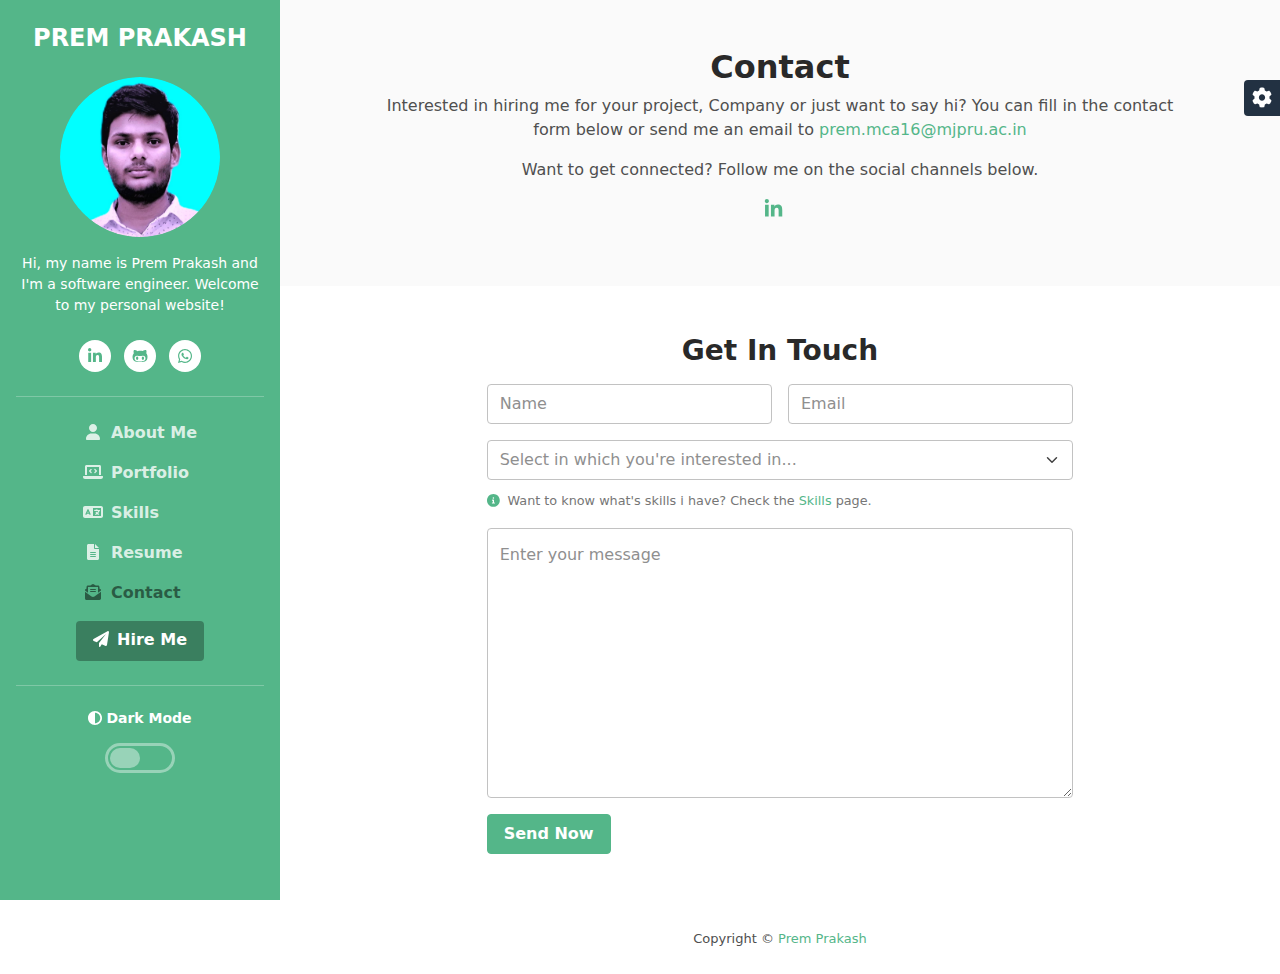
<file: contact.html>
<!DOCTYPE html>
<html lang="en">

<head>
	<title>Prem Prakash</title>

	<!-- Meta -->
	<meta charset="utf-8">
	<meta http-equiv="X-UA-Compatible" content="IE=edge">
	<meta name="viewport" content="width=device-width, initial-scale=1.0">
	<meta name="description" content="">
	<meta name="author" content="">
	<link rel="shortcut icon" href="assets/images/profile.PNG">

	<!-- Google Fonts -->
	<link href="https://fonts.googleapis.com/css?family=Roboto:300,400,500,700" rel="stylesheet">

	<!-- FontAwesome JS -->
	<script defer src="assets/fontawesome/js/all.js"></script>

	<!-- Theme CSS -->
	<link id="theme-style" rel="stylesheet" href="assets/css/theme-1.css">

</head>

<body oncontextmenu="return false;">

	<header class="header text-center">
		<div class="force-overflow">
			<h1 class="blog-name pt-lg-4 mb-0"><a class="no-text-decoration" href="index.html">PREM PRAKASH</a></h1>

			<nav class="navbar navbar-expand-lg navbar-dark">

				<button class="navbar-toggler" type="button" data-bs-toggle="collapse" data-bs-target="#navigation"
					aria-controls="navigation" aria-expanded="false" aria-label="Toggle navigation">
					<span class="navbar-toggler-icon"></span>
				</button>

				<div id="navigation" class="collapse navbar-collapse flex-column">
					<div class="profile-section pt-3 pt-lg-0">
						<img class="profile-image mb-3 rounded-circle mx-auto" src="assets/images/profile.PNG"
							alt="image">

						<div class="bio mb-3">Hi, my name is Prem Prakash and I'm a software engineer. Welcome to my
							personal website!</div><!--//bio-->
							<ul class="social-list list-inline py-2 mx-auto">
								<!-- <li class="list-inline-item"><a href="#"><i class="fab fa-twitter fa-fw"></i></a>
								</li> -->
								<li class="list-inline-item"><a
										href="https://www.linkedin.com/in/prem-prakash-7bb90125b/"><i
											class="fab fa-linkedin-in fa-fw"></i></a></li>
								<li class="list-inline-item"><a href="https://github.com/premprakashIT"><i
											class="fab fa-github-alt fa-fw"></i></a></li>
								<!-- <li class="list-inline-item"><a href="#"><i
											class="fab fa-stack-overflow fa-fw"></i></a>
								</li> -->
								<li class="list-inline-item"><a href="https://wa.me/919412964984"><i
											class="fa-brands fa-whatsapp"></i></a></li>
								<!-- <li class="list-inline-item"><a href="https://github.com/premprakashIT"><i
											class="fa-brands fa-github"></i></a></li>
								<li class="list-inline-item"><a href=""><i
											class="fa-brands fa-skype"></i></a></li> -->

							</ul><!--//social-list-->
						<hr>
					</div><!--//profile-section-->

					<ul class="navbar-nav flex-column text-start">
						<li class="nav-item">
							<a class="nav-link" href="index.html"><i class="fas fa-user fa-fw me-2"></i>About Me</a>
						</li>
						<li class="nav-item">
							<a class="nav-link" href="portfolio.html"><i
									class="fas fa-laptop-code fa-fw me-2"></i>Portfolio</a>
						</li>
						<!-- <li class="nav-item">
							<a class="nav-link" href="services.html"><i class="fas fa-briefcase fa-fw me-2"></i>Services
								&amp; Pricing</a>
						</li> -->
						<li class="nav-item">
							<a class="nav-link" href="skills.html"><i class="fas fa-language fa-fw me-2"></i>Skills
							</a>
						</li>
						<li class="nav-item">
							<a class="nav-link" href="resume.html"><i class="fas fa-file-alt fa-fw me-2"></i>Resume</a>
						</li>
						<!-- <li class="nav-item">
									<a class="nav-link scrollto" href="certificates.html"><i
											class="fas fa-certificate fa-fw me-2"></i>certificates</a>
								</li>
						<li class="nav-item">
							<a class="nav-link" href="blog-home.html"><i class="fas fa-blog fa-fw me-2"></i>Blog</a>
						</li> -->
						<li class="nav-item">
							<a class="nav-link active" href="contact.html"><i
									class="fas fa-envelope-open-text fa-fw me-2"></i>Contact<span
									class="sr-only">(current)</span></a>
						</li>
						<!-- <li class="nav-item dropdown">
							<a class="nav-link dropdown-toggle" href="#" id="navbarDropdown" role="button"
								data-bs-toggle="dropdown" aria-expanded="false">
								<i class="fas fa-cogs fa-fw me-2"></i>More Pages
							</a>
							<ul class="dropdown-menu" aria-labelledby="navbarDropdown">
								<li><a class="dropdown-item" href="">Project Page</a></li>
								<li><a class="dropdown-item" href="">Blog Home 1</a></li>
								<li><a class="dropdown-item" href="">Blog Home 2</a></li>
								<li><a class="dropdown-item" href="">Blog Post</a></li>
							</ul>
						</li> -->
					</ul>

					<div class="my-2">
						<a class="btn btn-primary" href="contact.html" target="_blank"><i
								class="fas fa-paper-plane me-2"></i>Hire Me</a>
					</div>


					<div class="dark-mode-toggle text-center w-100">
						<hr class="mb-4">
						<h4 class="toggle-name mb-3 "><i class="fas fa-adjust me-1"></i>Dark Mode</h4>

						<input class="toggle" id="darkmode" type="checkbox">
						<label class="toggle-btn mx-auto mb-0" for="darkmode"></label>

					</div><!--//dark-mode-toggle-->
				</div>
			</nav>
		</div><!--//force-overflow-->
	</header>

	<div class="main-wrapper">
		<section class="cta-section theme-bg-light py-5">
			<div class="container text-center single-col-max-width">
				<h2 class="heading">Contact</h2>
				<div class="intro">
					<p>Interested in hiring me for your project, Company or just want to say hi? You can fill in the contact form
						below or send me an email to <a class="text-link" href="mailto:#">prem.mca16@mjpru.ac.in</a>
					</p>
					<p>Want to get connected? Follow me on the social channels below.</p>
					<ul class="list-inline mb-0">
						<!-- <li class="list-inline-item mb-3"><a class="skype" href="https://join.skype.com/invite/yjbxl233XgfF"><i
									class="fab fa-skype fa-fw fa-lg"></i></a></li> -->

						<li class="list-inline-item mb-3"><a class="linkedin" href="https://www.linkedin.com/in/prem-prakash-7bb90125b/"><i
									class="fab fa-linkedin-in fa-fw fa-lg"></i></a></li>
						<li class="list-inline-item mb-3"><a class="github" href="https://github.com/premprakashIT><i
									class="fab fa-github-alt fa-fw fa-lg"></i></a></li>
						<!-- <li class="list-inline-item"><a class="instagram" href="#"><i
									class="fab fa-instagram fa-fw fa-lg"></i></a></li> -->
						<!-- <li class="list-inline-item mb-3"><a class="stack-overflow" href="#"><i
									class="fab fa-stack-overflow fa-fw fa-lg"></i></a></li> -->
						<!-- <li class="list-inline-item mb-3"><a class="medium" href="#"><i
									class="fab fa-medium-m fa-fw fa-lg"></i></a></li> -->
						<!-- <li class="list-inline-item mb-3"><a class="codepen" href="#"><i
									class="fab fa-codepen fa-fw fa-lg"></i></a></li> -->


						<!--<li class="list-inline-item mb-3"><a class="facebook" href="#"><i class="fab fa-facebook-f fa-fw fa-lg"></i></a></li>-->


					</ul><!--//social-list-->

				</div><!--//container-->


		</section>
		<section class="contact-section px-3 py-5 p-md-5">
			<div class="container">
				<form id="contact-form" class="contact-form col-lg-8 mx-lg-auto" method="post" action="">
					<h3 class="text-center mb-3">Get In Touch</h3>
					<div class="row g-3">
						<div class="col-12 col-md-6">
							<label class="sr-only" for="cname">Name</label>
							<input type="text" class="form-control" id="cname" name="name" placeholder="Name"
								minlength="2" required="" aria-required="true">
						</div>
						<div class="col-12 col-md-6">
							<label class="sr-only" for="cemail">Email</label>
							<input type="email" class="form-control" id="cemail" name="email" placeholder="Email"
								required="" aria-required="true">
						</div>
						<div class="col-12">
							<select id="services" class="form-select" name="services">
								<option selected>Select in which  you're interested in...</option>
								<option value="basic">MERN | MEAN STACK</option>
								<option value="standard">Front-end</option>
								<option value="premium">Back-end</option>
								<option value="not sure">DEVOPS</option>
								<option value="not sure">Not Sure</option>

							</select>
							<div class="mt-2">
								<small class="form-text text-muted pt-1"><i
										class="fas fa-info-circle me-2 text-primary"></i>Want to know what's skills i have? Check the <a class="text-link" href="skills.html"
										target="_blank">Skills</a> page.</small>
							</div>
						</div>
						<div class="col-12">
							<label class="sr-only" for="cmessage">Your message</label>
							<textarea class="form-control" id="cmessage" name="message" placeholder="Enter your message"
								rows="10" required="" aria-required="true"></textarea>
						</div>
						<div class="form-group col-12">
							<button type="submit" class="btn btn-block btn-primary py-2">Send Now</button>
						</div>
					</div><!--//form-row-->
				</form>
			</div><!--//container-->
		</section>

		<footer class="footer text-center py-4">
			<small class="copyright">Copyright &copy; <a href=""
					target="_blank">Prem Prakash</a></small>
		</footer>

	</div><!--//main-wrapper-->

	<!-- *****CONFIGURE STYLE (REMOVE ON YOUR PRODUCTION SITE)****** -->
	<div id="config-panel" class="config-panel config-panel-hide d-none d-lg-block">
		<div class="panel-inner">
			<a id="config-trigger" class="config-trigger text-center" href="#"><i class="fas fa-cog mx-auto"
					data-fa-transform="down-6"></i></a>
			<h5 class="panel-title">Choose Colour</h5>
			<ul id="color-options" class="list-inline mb-0">
				<li class="theme-1 active list-inline-item"><a data-style="assets/css/theme-1.css" href="#"></a></li>
				<li class="theme-2  list-inline-item"><a data-style="assets/css/theme-2.css" href="#"></a></li>
				<li class="theme-3  list-inline-item"><a data-style="assets/css/theme-3.css" href="#"></a></li>
				<li class="theme-4  list-inline-item"><a data-style="assets/css/theme-4.css" href="#"></a></li>
				<li class="theme-5  list-inline-item"><a data-style="assets/css/theme-5.css" href="#"></a></li>
				<li class="theme-6  list-inline-item"><a data-style="assets/css/theme-6.css" href="#"></a></li>
				<li class="theme-7  list-inline-item"><a data-style="assets/css/theme-7.css" href="#"></a></li>
				<li class="theme-8  list-inline-item"><a data-style="assets/css/theme-8.css" href="#"></a></li>
				<li class="theme-9  list-inline-item"><a data-style="assets/css/theme-9.css" href="#"></a></li>
				<li class="theme-10  list-inline-item"><a data-style="assets/css/theme-10.css" href="#"></a></li>
			</ul>
			<a id="config-close" class="close" href="#"><i class="fa fa-times-circle"></i></a>
		</div><!--//panel-inner-->
	</div><!--//configure-panel-->

	<!-- Javascript -->
	<script src="assets/plugins/popper.min.js"></script>
	<script src="assets/plugins/bootstrap/js/bootstrap.min.js"></script>

	<!-- Dark Mode -->
	<script src="assets/plugins/js-cookie.min.js"></script>
	<script src="assets/js/dark-mode.js"></script>

	<!-- Style Switcher (REMOVE ON YOUR PRODUCTION SITE) -->
	<script src="assets/js/demo/style-switcher.js"></script>


	<script src="desable_rightclick.js"></script>

</body>

</html>
</file>
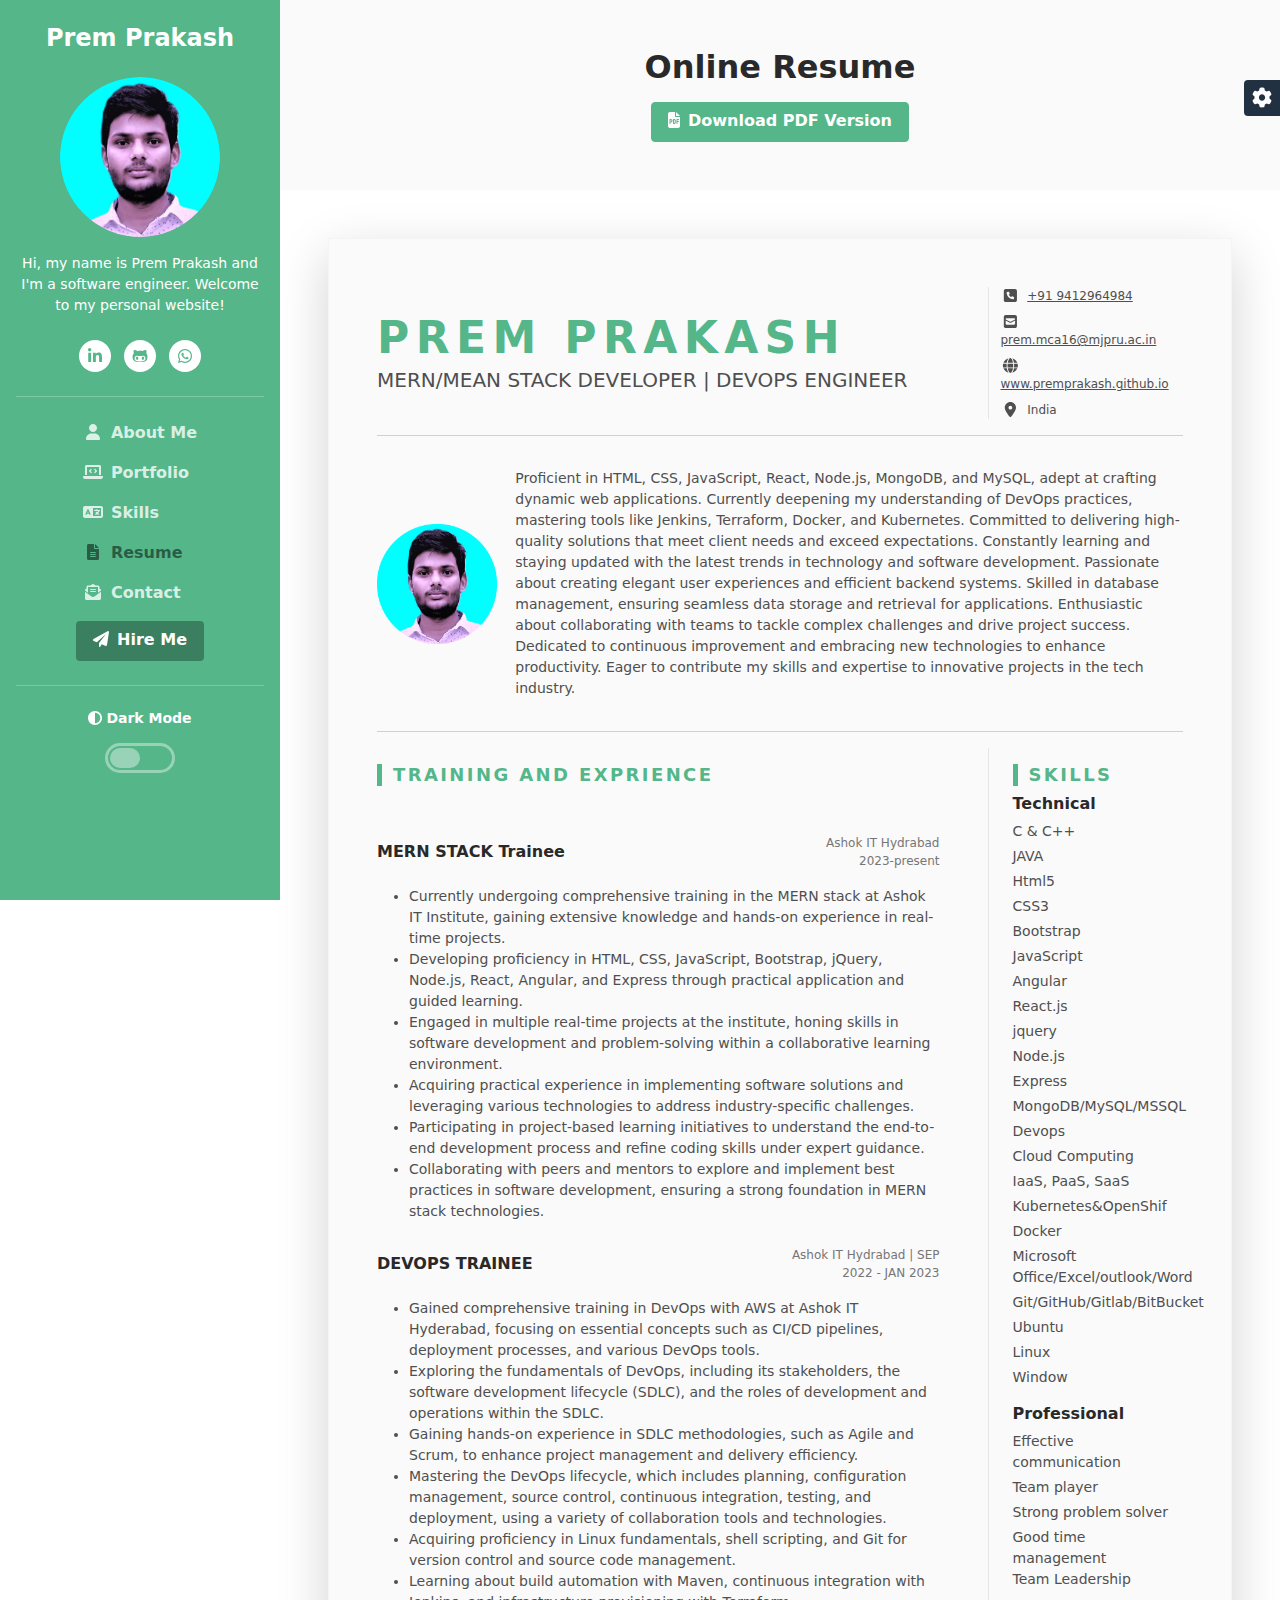
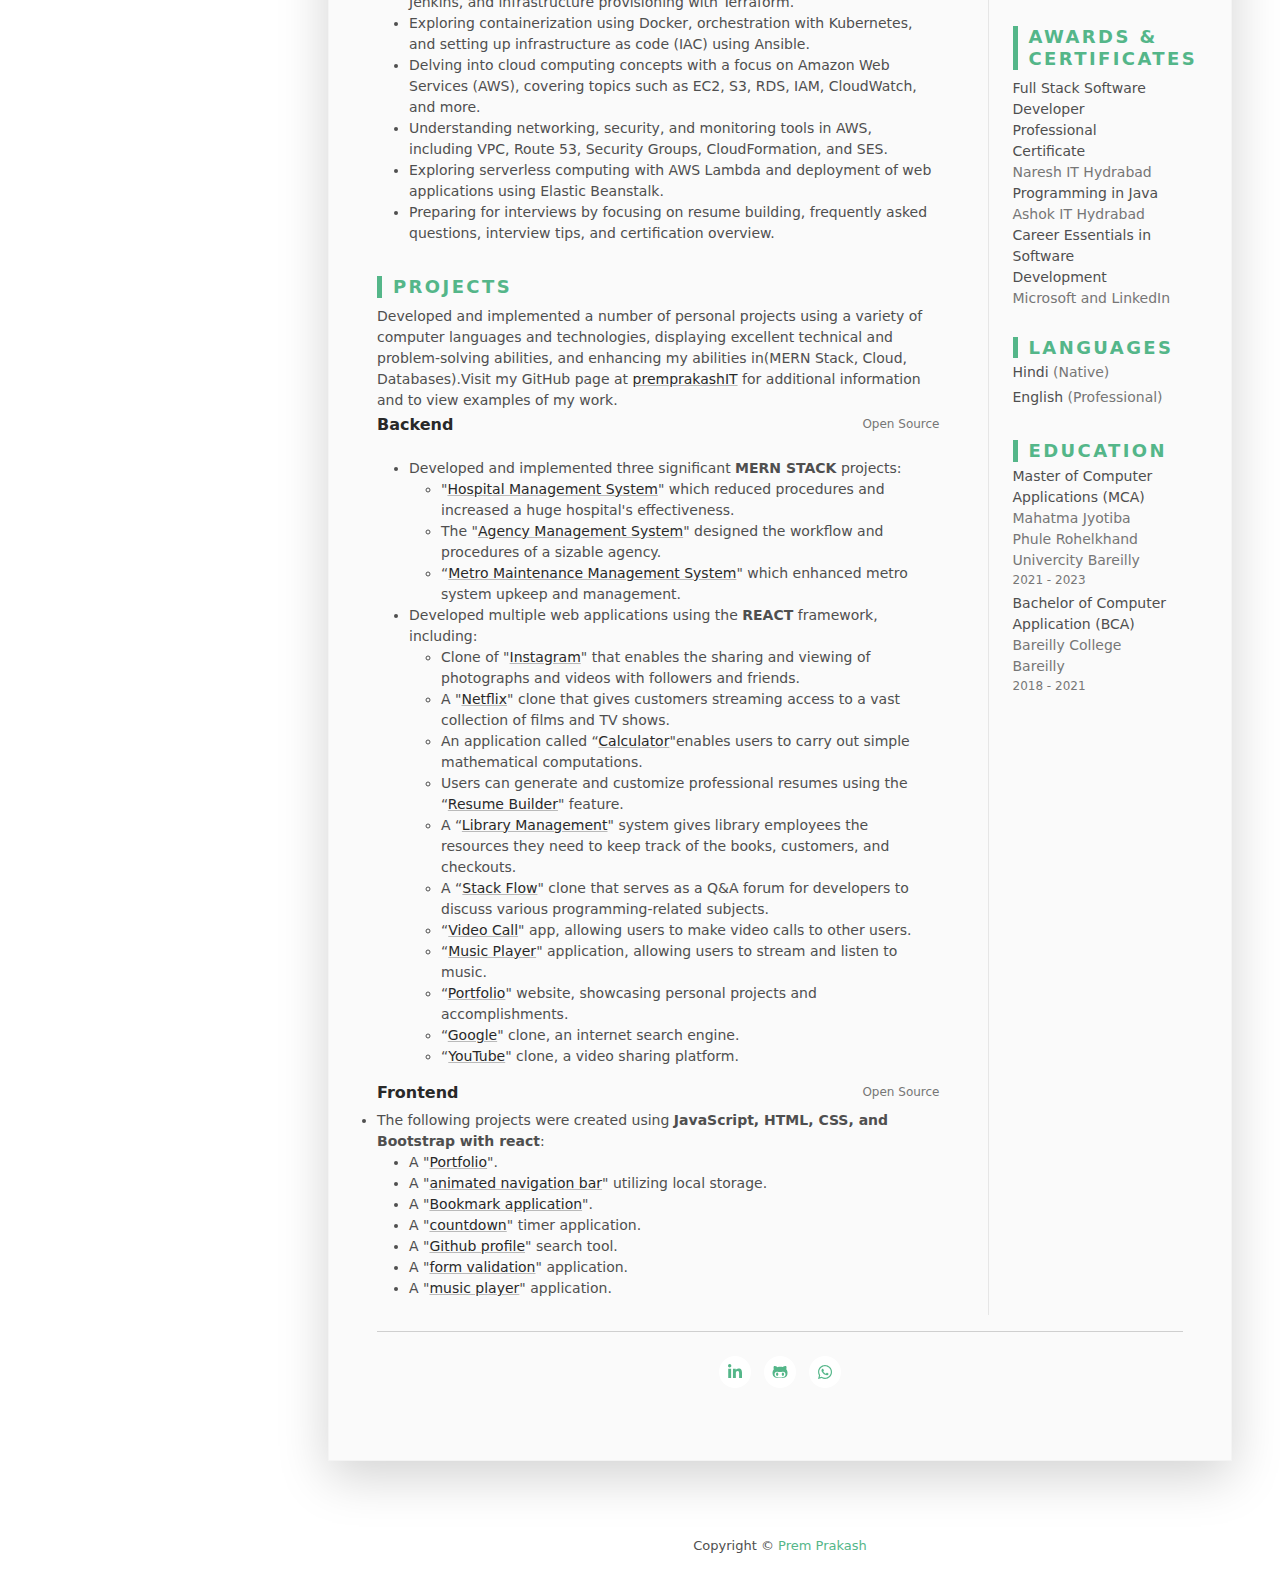
<file: resume.html>
<!DOCTYPE html>
<html lang="en">

<head>
	<title>Prem Prakash</title>

	<!-- Meta -->
	<meta charset="utf-8">
	<meta http-equiv="X-UA-Compatible" content="IE=edge">
	<meta name="viewport" content="width=device-width, initial-scale=1.0">
	<meta name="description" content="">
	<meta name="author" content="">
	<link rel="shortcut icon" href="assets/images/profile.PNG">

	<!-- Google Fonts -->
	<link href="https://fonts.googleapis.com/css?family=Roboto:300,400,500,700,900" rel="stylesheet">

	<!-- FontAwesome JS -->
	<script defer src="assets/fontawesome/js/all.js"></script>

	<!-- Theme CSS -->
	<link id="theme-style" rel="stylesheet" href="assets/css/theme-1.css">

</head>

<body oncontextmenu="return false;">

	<header class="header text-center">
		<div class="force-overflow">
			<h1 class="blog-name pt-lg-4 mb-0"><a class="no-text-decoration" href="index.html">Prem Prakash</a></h1>

			<nav class="navbar navbar-expand-lg navbar-dark">

				<button class="navbar-toggler" type="button" data-bs-toggle="collapse" data-bs-target="#navigation"
					aria-controls="navigation" aria-expanded="false" aria-label="Toggle navigation">
					<span class="navbar-toggler-icon"></span>
				</button>

				<div id="navigation" class="collapse navbar-collapse flex-column">
					<div class="profile-section pt-3 pt-lg-0">
						<img class="profile-image mb-3 rounded-circle mx-auto" src="assets/images/profile.PNG"
							alt="image">

						<div class="bio mb-3">Hi, my name is Prem Prakash and I'm a software engineer. Welcome to my
							personal website!</div><!--//bio-->
						<ul class="social-list list-inline py-2 mx-auto">
							<!-- <li class="list-inline-item"><a href="#"><i class="fab fa-twitter fa-fw"></i></a>
								</li> -->
							<li class="list-inline-item"><a
									href="https://www.linkedin.com/in/prem-prakash-7bb90125b/"><i
										class="fab fa-linkedin-in fa-fw"></i></a></li>
							<li class="list-inline-item"><a href="https://github.com/premprakashIT"><i
										class="fab fa-github-alt fa-fw"></i></a></li>
							<!-- <li class="list-inline-item"><a href="#"><i
											class="fab fa-stack-overflow fa-fw"></i></a>
								</li> -->
							<li class="list-inline-item"><a href="https://wa.me/919412964984"><i
										class="fa-brands fa-whatsapp"></i></a></li>
							<!-- <li class="list-inline-item"><a href="https://github.com/premprakashIT"><i
											class="fa-brands fa-github"></i></a></li>
								<li class="list-inline-item"><a href=""><i
											class="fa-brands fa-skype"></i></a></li> -->

						</ul><!--//social-list-->
						<hr>
					</div><!--//profile-section-->

					<ul class="navbar-nav flex-column text-start">
						<li class="nav-item">
							<a class="nav-link scrollto " href="index.html"><i class="fas fa-user fa-fw me-2"></i>About
								Me</a>
						</li>
						<li class="nav-item scrollto">
							<a class="nav-link" href="templetes/portfolio.html"><i
									class="fas fa-laptop-code fa-fw me-2"></i>Portfolio</a>
						</li>
						<!-- <li class="nav-item">
							<a class="nav-link" href="services.html"><i class="fas fa-briefcase fa-fw me-2"></i>Services
								&amp; Pricing</a>
						</li> -->
						<li class="nav-item scrollto">
							<a class="nav-link" href="skills.html"><i class="fas fa-language fa-fw me-2"></i>Skills</a>
						</li>
						<li class="nav-item">
							<a class="nav-link active" href="resume.html"><i
									class="fas fa-file-alt fa-fw me-2"></i>Resume<span
									class="sr-only">(current)</span></a>
						</li>
						<!-- <li class="nav-item">
							<a class="nav-link scrollto" href="certificates.html"><i
									class="fas fa-certificate fa-fw me-2"></i>certificates</a>
						</li>
						<li class="nav-item scrollto">
							<a class="nav-link" href="blog-home.html"><i class="fas fa-blog fa-fw me-2"></i>Blog</a>
						</li> -->
						<li class="nav-item scrollto">
							<a class="nav-link" href="contact.html"><i
									class="fas fa-envelope-open-text fa-fw me-2"></i>Contact</a>
						</li>
						<!-- <li class="nav-item dropdown scrollto">
							<a class="nav-link dropdown-toggle" href="#" id="navbarDropdown" role="button"
								data-bs-toggle="dropdown" aria-expanded="false">
								<i class="fas fa-cogs fa-fw me-2"></i>More Pages
							</a>
							<ul class="dropdown-menu scrollto" aria-labelledby="navbarDropdown">
								<li><a class="dropdown-item scrollto" href="project.html">Project Page</a></li>
								<li><a class="dropdown-item scrollto" href="blog-home.html">Blog Home 1</a></li>
								<li><a class="dropdown-item scrollto" href="blog-home-alt.html">Blog Home 2</a></li>
								<li><a class="dropdown-item scrollto" href="blog-post.html">Blog Post</a></li>
							</ul>
						</li> -->
					</ul>

					<div class="my-2">
						<a class="btn btn-primary" href="contact.html" target="_blank"><i
								class="fas fa-paper-plane me-2"></i>Hire Me</a>
					</div>


					<div class="dark-mode-toggle text-center w-100">
						<hr class="mb-4">
						<h4 class="toggle-name mb-3 "><i class="fas fa-adjust me-1"></i>Dark Mode</h4>

						<input class="toggle" id="darkmode" type="checkbox">
						<label class="toggle-btn mx-auto mb-0" for="darkmode"></label>

					</div><!--//dark-mode-toggle-->
				</div>
			</nav>
		</div><!--//force-overflow-->
	</header>

	<div class="main-wrapper">
		<section class="cta-section theme-bg-light py-5">
			<div class="container text-center single-col-max-width">
				<h2 class="heading mb-3">Online Resume</h2>
				<a class="btn btn-primary" href="assets/resume/PREM-PRAKASH-CV.pdf" target="_blank"><i
						class="fas fa-file-pdf me-2"></i>Download PDF Version</a>
				<!-- <p>&nbsp;</p>
				<a class="btn btn-primary" href="" target="_blank"><i class="fad fa-file-powerpoint me-2"></i>Download
					PPTX Version</a> -->


			</div><!--//container-->
		</section>

		<div class="container resume-container px-3 px-lg-5">
			<article class="resume-wrapper mx-auto theme-bg-light p-5 mb-5 my-5 shadow-lg">

				<div class="resume-header">
					<div class="row align-items-center">
						<div class="resume-title col-12 col-md-6 col-lg-8 col-xl-9">
							<h2 class="resume-name mb-0 text-uppercase">Prem Prakash</h2>
							<div class="resume-tagline mb-2 mb-md-0">MERN/MEAN STACK DEVELOPER | DEVOPS ENGINEER</div>
						</div><!--//resume-title-->
						<div class="resume-contact col-12 col-md-6 col-lg-4 col-xl-3">
							<ul class="list-unstyled mb-0">
								<li class="mb-2"><i class="fas fa-phone-square fa-fw fa-lg me-2 "></i><a
										class="resume-link" href="tel:#">+91 9412964984</a></li>
								<li class="mb-2"><i class="fas fa-envelope-square fa-fw fa-lg me-2"></i><a
										class="resume-link" href="mailto:#">prem.mca16@mjpru.ac.in</a></li>
								<li class="mb-2"><i class="fas fa-globe fa-fw fa-lg me-2"></i><a class="resume-link"
										href="#">www.premprakash.github.io</a></li>
								<li class="mb-0"><i class="fas fa-map-marker-alt fa-fw fa-lg me-2"></i>India</li>
							</ul>
						</div><!--//resume-contact-->
					</div><!--//row-->

				</div><!--//resume-header-->
				<hr>
				<div class="resume-intro py-3">
					<div class="row align-items-center">
						<div class="col-12 col-md-3 col-xl-2 text-center">
							<img class="resume-profile-image mb-3 mb-md-0 me-md-5  ms-md-0 rounded mx-auto"
								src="assets/images/resume-profile.PNG" alt="image">
						</div>

						<div class="col text-start">
							<p class="mb-0">Proficient in HTML, CSS, JavaScript, React, Node.js, MongoDB, and MySQL, adept at crafting dynamic web applications. Currently deepening my understanding of DevOps practices, mastering tools like Jenkins, Terraform, Docker, and Kubernetes. Committed to delivering high-quality solutions that meet client needs and exceed expectations. Constantly learning and staying updated with the latest trends in technology and software development. Passionate about creating elegant user experiences and efficient backend systems. Skilled in database management, ensuring seamless data storage and retrieval for applications. Enthusiastic about collaborating with teams to tackle complex challenges and drive project success. Dedicated to continuous improvement and embracing new technologies to enhance productivity. Eager to contribute my skills and expertise to innovative projects in the tech industry.</p>
						</div><!--//col-->
					</div>
				</div><!--//resume-intro-->
				<hr>
				<div class="resume-body">
					<div class="row">
						<div class="resume-main col-12 col-lg-8 col-xl-9   pe-0   pe-lg-5">
							<section class="work-section py-3">
								<h3 class="text-uppercase resume-section-heading mb-5">Training and Exprience</h3>
								<div class="item mb-4">
									<div class="item-heading row align-items-center mb-3">
										<h4 class="item-title col-12 col-md-6 col-lg-8 mb-2 mb-md-0">MERN STACK
											Trainee</h4>
										<div
											class="item-meta col-12 col-md-6 col-lg-4 text-muted text-start text-md-end">
											Ashok IT Hydrabad<br>2023-present</div>

									</div>
									<div class="item-content">
										<p></p>
										<ul class="resume-list">
											<li>Currently undergoing comprehensive training in the MERN stack at Ashok
												IT Institute, gaining extensive knowledge and hands-on experience in
												real-time projects.</li>
											<li>Developing proficiency in HTML, CSS, JavaScript, Bootstrap, jQuery,
												Node.js, React, Angular, and Express through practical application and
												guided learning.</li>
											<li>Engaged in multiple real-time projects at the institute, honing skills
												in software development and problem-solving within a collaborative
												learning environment.</li>
											<li>Acquiring practical experience in implementing software solutions and
												leveraging various technologies to address industry-specific challenges.
											</li>
											<li>Participating in project-based learning initiatives to understand the
												end-to-end development process and refine coding skills under expert
												guidance.</li>
											<li>Collaborating with peers and mentors to explore and implement best
												practices in software development, ensuring a strong foundation in MERN
												stack technologies.</li>


										</ul>
									</div>
								</div><!--//item-->
								<div class="item mb-3">
									<div class="item-heading row align-items-center mb-3">
										<h4 class="item-title col-12 col-md-6 col-lg-8 mb-3 mb-md-0">DEVOPS TRAINEE
										</h4>
										<div
											class="item-meta col-12 col-md-6 col-lg-4 text-muted text-start text-md-end">
											Ashok IT Hydrabad | SEP 2022 - JAN 2023</div>

									</div>
									<div class="item-content">
										<p></p>
										<ul class="resume-list">
											<li>Gained comprehensive training in DevOps with AWS at Ashok
												IT Hyderabad, focusing on essential concepts such as CI/CD pipelines,
												deployment processes, and various DevOps tools.</li>
											<li>Exploring the fundamentals of DevOps, including its stakeholders, the
												software development lifecycle (SDLC), and the roles of development and
												operations within the SDLC.</li>
											<li>Gaining hands-on experience in SDLC methodologies, such as Agile and
												Scrum, to enhance project management and delivery efficiency.</li>
											<li>Mastering the DevOps lifecycle, which includes planning, configuration
												management, source control, continuous integration, testing, and
												deployment, using a variety of collaboration tools and technologies.
											</li>
											<li>Acquiring proficiency in Linux fundamentals, shell scripting, and Git
												for version control and source code management.</li>
											<li>Learning about build automation with Maven, continuous integration with
												Jenkins, and infrastructure provisioning with Terraform.</li>
											<li>Exploring containerization using Docker, orchestration with Kubernetes,
												and setting up infrastructure as code (IAC) using Ansible.</li>
											<li>Delving into cloud computing concepts with a focus on Amazon Web
												Services (AWS), covering topics such as EC2, S3, RDS, IAM, CloudWatch,
												and more.</li>
											<li>Understanding networking, security, and monitoring tools in AWS,
												including VPC, Route 53, Security Groups, CloudFormation, and SES.</li>
											<li>Exploring serverless computing with AWS Lambda and deployment of web
												applications using Elastic Beanstalk.</li>
											<li>Preparing for interviews by focusing on resume building, frequently
												asked questions, interview tips, and certification overview.</li>


										</ul>
									</div>
								</div>
								<!--//item-->
								<!-- <div class="item mb-3">
									<div class="item-heading row align-items-center mb-2">
										<h4 class="item-title col-12 col-md-6 col-lg-8 mb-2 mb-md-0">Senior Software
											Developer</h4>
										<div
											class="item-meta col-12 col-md-6 col-lg-4 text-muted text-start text-md-end">
											Dropbox | 2014 - 2016</div>

									</div>
									<div class="item-content">
										<p>Role description goes here ipsum dolor sit amet, consectetuer adipiscing
											elit. Aenean commodo ligula eget dolor. Aenean massa. Cum sociis natoque
											penatibus et magnis dis parturient montes, nascetur ridiculus mus.</p>
									</div>
								</div>
								//item -->
								<!-- <div class="item">
									<div class="item-heading row align-items-center mb-2">
										<h4 class="item-title col-12 col-md-6 col-lg-8 mb-2 mb-md-0">Senior Developer
										</h4>
										<div
											class="item-meta col-12 col-md-6 col-lg-4 text-muted text-start text-md-end">
											Uber | 2013 - 2014</div>

									</div>
									<div class="item-content">
										<p>Role description goes here ipsum dolor sit amet, consectetuer adipiscing
											elit. Aenean commodo ligula eget dolor. Aenean massa. Cum sociis natoque
											penatibus. </p>
									</div>
								</div>
								//item -->
								<!-- <div class="item">
									<div class="item-heading row align-items-center mb-2">
										<h4 class="item-title col-12 col-md-6 col-lg-8 mb-2 mb-md-0">Backend Developer
										</h4>
										<div
											class="item-meta col-12 col-md-6 col-lg-4 text-muted text-start text-md-end">
											Amazon | 2014 - 2016</div>

									</div>
									<div class="item-content">
										<p>Role description goes here ipsum dolor sit amet, consectetuer adipiscing
											elit. Aenean commodo ligula eget dolor. Aenean massa. Cum sociis natoque
											penatibus et magnis dis parturient montes, nascetur ridiculus mus.</p>
									</div>
								</div>
								//item -->
								<!-- <div class="item">
									<div class="item-heading row align-items-center mb-2">
										<h4 class="item-title col-12 col-md-6 col-lg-8 mb-2 mb-md-0">Frontend Developer
										</h4>
										<div
											class="item-meta col-12 col-md-6 col-lg-4 text-muted text-start text-md-end">
											Startup | 2013 - 2014</div>

									</div>
									<div class="item-content">
										<p>Role description goes here ipsum dolor sit amet, consectetuer adipiscing
											elit. Aenean commodo ligula eget dolor. Aenean massa. Cum sociis natoque
											penatibus. </p>
									</div>
								</div>
								//item -->

							</section><!--//work-section-->


							<section class="project-section">
								<h3 class="text-uppercase resume-section-heading">Projects</h3>
								<div class="item-content">
									<p class="mb-1">Developed and implemented a number of personal projects using a
										variety of computer languages and
										technologies, displaying excellent technical and problem-solving abilities, and
										enhancing my abilities
										in(MERN Stack, Cloud, Databases).Visit my GitHub page at <a class="theme-link"
											href="https://github.com/premprakashIT" target="_blank">premprakashIT</a>
										for additional information and to
										view examples of my work.</p>

								</div>
								<div class="item">
									<div class="item-heading row align-items-center mb-4">
										<h4 class="item-title col-12 col-md-6 col-lg-8 mb-4 mb-md-0">Backend
										</h4>
										<div
											class="item-meta col-12 col-md-6 col-lg-4 text-muted text-start text-md-end">
											Open Source</div>

									</div>
									<div class="item-content">
										<ul class="resume-list">
											<li>Developed and implemented three significant <strong
													class="item-heading">MERN STACK</strong> projects:
												<ul class="resume-list">
													<li>"<a href="https://github.com/premprakashIT/"
															class="theme-link">Hospital Management System</a>" which
														reduced procedures and increased a huge hospital's
														effectiveness.
													</li>
													<li>The "<a
															href="https://github.com/premprakashIT"
															class="theme-link">Agency Management System</a>" designed
														the workflow and procedures of a sizable agency.
													</li>
													<li>“<a href="https://github.com/premprakashIT"
															class="theme-link">Metro Maintenance Management System</a>"
														which enhanced metro system upkeep and
														management.
													</li>
												</ul>
											</li>
											<li class="mb-2">Developed multiple web applications using the <strong
													class="item-heading">REACT</strong> framework, including:
												<ul class="resume-list">
													<li>Clone of "<a
															href="https://github.com/premprakashIT"
															class="theme-link">Instagram</a>" that enables the sharing
														and viewing of photographs and videos with
														followers and friends.
													</li>
													<li>A "<a href="https://github.com/premprakashIT"
															class="theme-link">Netflix</a>" clone that gives customers
														streaming access to a vast collection of films and TV
														shows.
													</li>
													<li>An application called “<a
															href="https://github.com/premprakashIT"
															class="theme-link">Calculator</a>"enables users to carry out
														simple mathematical
														computations.
													</li>
													<li>Users can generate and customize professional resumes using the
														“<a href="https://github.com/premprakashIT"
															class="theme-link">Resume Builder</a>"
														feature.
													</li>
													<li>A “<a
															href="https://github.com/premprakashIT"
															class="theme-link">Library Management</a>"
														system gives library employees the resources they need to keep
														track of the books, customers, and checkouts.
													</li>
													<li>A “<a href="https://github.com/premprakashIT"
															class="theme-link">Stack Flow</a>"
														clone that serves as a Q&A forum for developers to discuss
														various
														programming-related subjects.
													</li>
													<li>“<a href="https://github.com/premprakashIT"
															class="theme-link">Video Call</a>"
														app, allowing users to make video calls to other users.
													</li>
													<li>“<a href="https://github.com/premprakashIT"
															class="theme-link">Music Player</a>"
														application, allowing users to stream and listen to music.

													</li>
													<li>“<a href="https://github.com/premprakashIT"
															class="theme-link">Portfolio</a>"
														website, showcasing personal projects and accomplishments.
													</li>
													<li>“<a href="https://github.com/premprakashIT"
															class="theme-link">Google</a>"
														clone, an internet search engine.
													</li>
													<li>“<a href="https://github.com/premprakashIT"
															class="theme-link">YouTube</a>"
														clone, a video sharing platform.
													</li>
												</ul>
											</li>
										</ul>
									</div>
								</div><!--//item-->
								<div class="item">
									<div class="item-heading row align-items-center mb-2">
										<h4 class="item-title col-12 col-md-6 col-lg-8 mb-4 mb-md-0">Frontend</h4>
										<div
											class="item-meta col-12 col-md-6 col-lg-4 text-muted text-start text-md-end">
											Open Source</div>

									</div>
									<div class="item-content">
										<li>The following projects were created using <strong
												class="item-heading">JavaScript, HTML, CSS, and Bootstrap with react</strong>:
											<ul class="resume-list">
												<li>A "<a
														href="https://github.com/premprakashIT//JavaScript-Html-Css-Bootstrap/tree/main/Poetfolio"
														class="theme-link">Portfolio</a>".
												</li>
												<li>A "<a
														href="https://github.com/premprakashIT//JavaScript-Html-Css-Bootstrap/tree/main/animated-navigation"
														class="theme-link">animated navigation bar</a>" utilizing local
													storage.
												</li>
												<li>A "<a
														href="https://github.com/premprakashIT//JavaScript-Html-Css-Bootstrap/tree/main/bookmark-app"
														class="theme-link">Bookmark application</a>".
												</li>
												<li>A "<a
														href="https://github.com/premprakashIT//JavaScript-Html-Css-Bootstrap/tree/main/custom-countdown"
														class="theme-link">countdown</a>" timer application.
												</li>
												<li>A "<a
														href="https://github.com/premprakashIT//JavaScript-Html-Css-Bootstrap/tree/main/github-profiles"
														class="theme-link">Github profile</a>" search tool.
												</li>
												<li>A "<a
														href="https://github.com/premprakashIT//JavaScript-Html-Css-Bootstrap/tree/main/form-validation"
														class="theme-link">form validation</a>" application.
												</li>
												<li>A "<a
														href="https://github.com/premprakashIT//JavaScript-Html-Css-Bootstrap/tree/main/music-player"
														class="theme-link">music player</a>" application.
												</li>
											</ul>
										</li>
									</div>
								</div><!--//item-->
								<!-- <div class="item">
									<div class="item-heading row align-items-center mb-2">
										<h4 class="item-title col-12 col-md-6 col-lg-8 mb-2 mb-md-0">Project Praesent
										</h4>
										<div
											class="item-meta col-12 col-md-6 col-lg-4 text-muted text-start text-md-end">
											Open Source</div>

									</div>
									<div class="item-content">
										<p>You can use this section for your side projects. Cras dapibus. Vivamus
											elementum semper nisi. Aenean vulputate eleifend tellus. Aenean leo ligula,
											porttitor eu, consequat vitae, eleifend ac, enim.</p>

									</div>
								</div>
								//item -->
							</section><!--//project-section-->
						</div><!--//resume-main-->
						<aside class="resume-aside col-12 col-lg-4 col-xl-3 px-lg-4 pb-lg-4">
							<section class="skills-section py-3">
								<h3 class="text-uppercase resume-section-heading mb-2">Skills</h3>
								<div class="item">
									<h4 class="item-title">Technical</h4>
									<ul class="list-unstyled resume-skills-list">
										<li class="mb-1">C & C++</li>
										<li class="mb-1">JAVA</li>
										<li class="mb-1">Html5</li>
										<li class="mb-1">CSS3</li>
										<li class="mb-1">Bootstrap</li>
										<li class="mb-1">JavaScript</li>
										<li class="mb-1">Angular</li>
										<li class="mb-1">React.js</li>
										<li class="mb-1">jquery</li>
										<li class="mb-1">Node.js</li>
										<li class="mb-1">Express
										<li>
										<li class="mb-1">MongoDB/MySQL/MSSQL</li>
										<li class="mb-1">Devops</li>
										<li class="mb-1">Cloud Computing</li>
										<li class="mb-1">IaaS, PaaS, SaaS</li>
										<li class="mb-1">Kubernetes&OpenShif</li>
										<li class="mb-1">Docker</li>
										<li class="mb-1">Microsoft Office/Excel/outlook/Word</li>
										<li class="mb-1">Git/GitHub/Gitlab/BitBucket</li>
										<li class="mb-1">Ubuntu</li>
										<li class="mb-1">Linux</li>
										<li class="mb-1">Window</li>
										<!-- <li class="mb-1">Cloud Native</li> -->
										<!-- <li class="mb-1">Hybrid MultiCloud</li> -->
										<!-- <li class="mb-1">UI/UX</li> -->
										<!-- <li class="mb-1">Pandas</li> -->
										<!-- <li class="mb-1">Data Analysis</li> -->
										<!-- <li class="mb-1">NumPy</li> -->
										<!-- <li class="mb-1">Data Science</li> -->
										<!-- <li class="mb-1">Microservices</li> -->
										<!-- <li class="mb-1">Flask</li> -->
										<!-- <li class="mb-1">Office 365</li> -->
										<!-- <li class="mb-1">OpenERP</li> -->
										<!-- <li class="mb-1">Data Analysis</li> -->
										<!-- <li class="mb-1">Google Sheets</li> -->
										<!-- <li class="mb-1">Object-oriented design</li> -->

									</ul>
								</div><!--//item-->
								<div class="item">
									<h4 class="item-title">Professional</h4>
									<ul class="list-unstyled resume-skills-list">
										<li class="mb-1">Effective communication</li>
										<li class="mb-1">Team player
										<li>
										<li class="mb-1">Strong problem solver</li>
										<li>Good time management</li>
										<li class="mb-1">Team Leadership</li>
									</ul>
								</div><!--//item-->
							</section><!--//skills-section-->

							<section class="education-section py-1">
								<h3 class="text-uppercase resume-section-heading mb-2">Awards & certificates</h3>
								<ul class="list-unstyled resume-awards-list">
									<li>
										<div class="font-weight-bold">Full Stack Software Developer Professional
											Certificate</div>
										<div class="text-muted">Naresh IT Hydrabad</div>
									</li>
									<li>
										<div class="font-weight-bold">Programming in Java
										</div>
										<div class="text-muted">Ashok IT Hydrabad</div>
									</li>
									<li class="mb-1">
										<div class="font-weight-bold">Career Essentials in Software Development</div>
										<div class="text-muted">Microsoft and LinkedIn</div>
									</li>

								</ul>
							</section><!--//education-section-->
							<section class="skills-section py-2">
								<h3 class="text-uppercase resume-section-heading mb-1">Languages</h3>
								<ul class="list-unstyled resume-lang-list">

									<li class="mb-1">Hindi <span class="text-muted">(Native)</span></li>
									<li>English <span class="text-muted">(Professional)</span></li>
								</ul>
							</section><!--//certificates-section-->
							<section class="education-section py-2">
								<h3 class="text-uppercase resume-section-heading mb-1">Education</h3>
								<ul class="list-unstyled resume-education-list">
									<li class="mb-1">
										<div class="resume-degree font-weight-bold">Master of Computer Applications
											(MCA)
										</div>
										<div class="resume-degree-org text-muted">Mahatma Jyotiba Phule Rohelkhand
											Univercity Bareilly</div>
										<div class="resume-degree-time text-muted">2021 - 2023</div>
									</li>
									<li>
										<div class="resume-degree font-weight-bold">Bachelor of Computer Application
											(BCA) </div>
										<div class="resume-degree-org text-muted">Bareilly College Bareilly</div>
										<div class="resume-degree-time text-muted">2018 - 2021</div>
									</li>
								</ul>
							</section><!--//education-section
							<section class="skills-section py-2">
								<h3 class="text-uppercase resume-section-heading mb-2">Interests</h3>
								<ul class="list-unstyled resume-interests-list mb-0">
									<li class="mb-1">Climbing</li>
									<li class="mb-1">Snowboarding</li>
									<li class="mb-1">Photography</li>
									<li>Travelling</li>
								</ul>
							</section><!--//certificates-section-->

						</aside><!--//resume-aside-->
					</div><!--//row-->
				</div><!--//resume-body-->
				<hr>
				<div class="resume-footer text-center">
					<ul class="social-list list-inline py-2 mx-auto">
						<!-- <li class="list-inline-item"><a href="#"><i class="fab fa-twitter fa-fw"></i></a>
						</li> -->
						<li class="list-inline-item"><a href="https://www.linkedin.com/in/prem-prakash-7bb90125b/"><i
									class="fab fa-linkedin-in fa-fw"></i></a></li>
						<li class="list-inline-item"><a href="https://github.com/premprakashIT"><i
									class="fab fa-github-alt fa-fw"></i></a></li>
						<!-- <li class="list-inline-item"><a href="#"><i
									class="fab fa-stack-overflow fa-fw"></i></a>
						</li> -->
						<li class="list-inline-item"><a href="https://wa.me/919412964984"><i
									class="fa-brands fa-whatsapp"></i></a></li>
						<!-- <li class="list-inline-item"><a href="https://github.com/premprakashIT"><i
									class="fa-brands fa-github"></i></a></li>
						<li class="list-inline-item"><a href=""><i
									class="fa-brands fa-skype"></i></a></li> -->

					</ul><!--//social-list-->
				</div><!--//resume-footer-->
			</article>

		</div><!--//container-->

		<footer class="footer text-center py-4">
			<small class="copyright">Copyright &copy; <a href="" target="_blank">Prem Prakash</a></small>
		</footer>

	</div><!--//main-wrapper-->

	<!-- *****CONFIGURE STYLE (REMOVE ON YOUR PRODUCTION SITE)****** -->
	<div id="config-panel" class="config-panel config-panel-hide d-none d-lg-block">
		<div class="panel-inner">
			<a id="config-trigger" class="config-trigger text-center" href="#"><i class="fas fa-cog mx-auto"
					data-fa-transform="down-6"></i></a>
			<h5 class="panel-title">Choose Colour</h5>
			<ul id="color-options" class="list-inline mb-0">
				<li class="theme-1 active list-inline-item"><a data-style="assets/css/theme-1.css" href="#"></a></li>
				<li class="theme-2  list-inline-item"><a data-style="assets/css/theme-2.css" href="#"></a></li>
				<li class="theme-3  list-inline-item"><a data-style="assets/css/theme-3.css" href="#"></a></li>
				<li class="theme-4  list-inline-item"><a data-style="assets/css/theme-4.css" href="#"></a></li>
				<li class="theme-5  list-inline-item"><a data-style="assets/css/theme-5.css" href="#"></a></li>
				<li class="theme-6  list-inline-item"><a data-style="assets/css/theme-6.css" href="#"></a></li>
				<li class="theme-7  list-inline-item"><a data-style="assets/css/theme-7.css" href="#"></a></li>
				<li class="theme-8  list-inline-item"><a data-style="assets/css/theme-8.css" href="#"></a></li>
				<li class="theme-9  list-inline-item"><a data-style="assets/css/theme-9.css" href="#"></a></li>
				<li class="theme-10  list-inline-item"><a data-style="assets/css/theme-10.css" href="#"></a></li>
			</ul>
			<a id="config-close" class="close" href="#"><i class="fa fa-times-circle"></i></a>
		</div><!--//panel-inner-->
	</div><!--//configure-panel-->

	<!-- Javascript -->
	<script src="assets/plugins/popper.min.js"></script>
	<script src="assets/plugins/bootstrap/js/bootstrap.min.js"></script>

	<!-- Dark Mode -->
	<script src="assets/plugins/js-cookie.min.js"></script>
	<script src="assets/js/dark-mode.js"></script>

	<!-- Style Switcher (REMOVE ON YOUR PRODUCTION SITE) -->
	<script src="assets/js/demo/style-switcher.js"></script>

	<script src="desable_rightclick.js"></script>


</body>

</html>
</file>
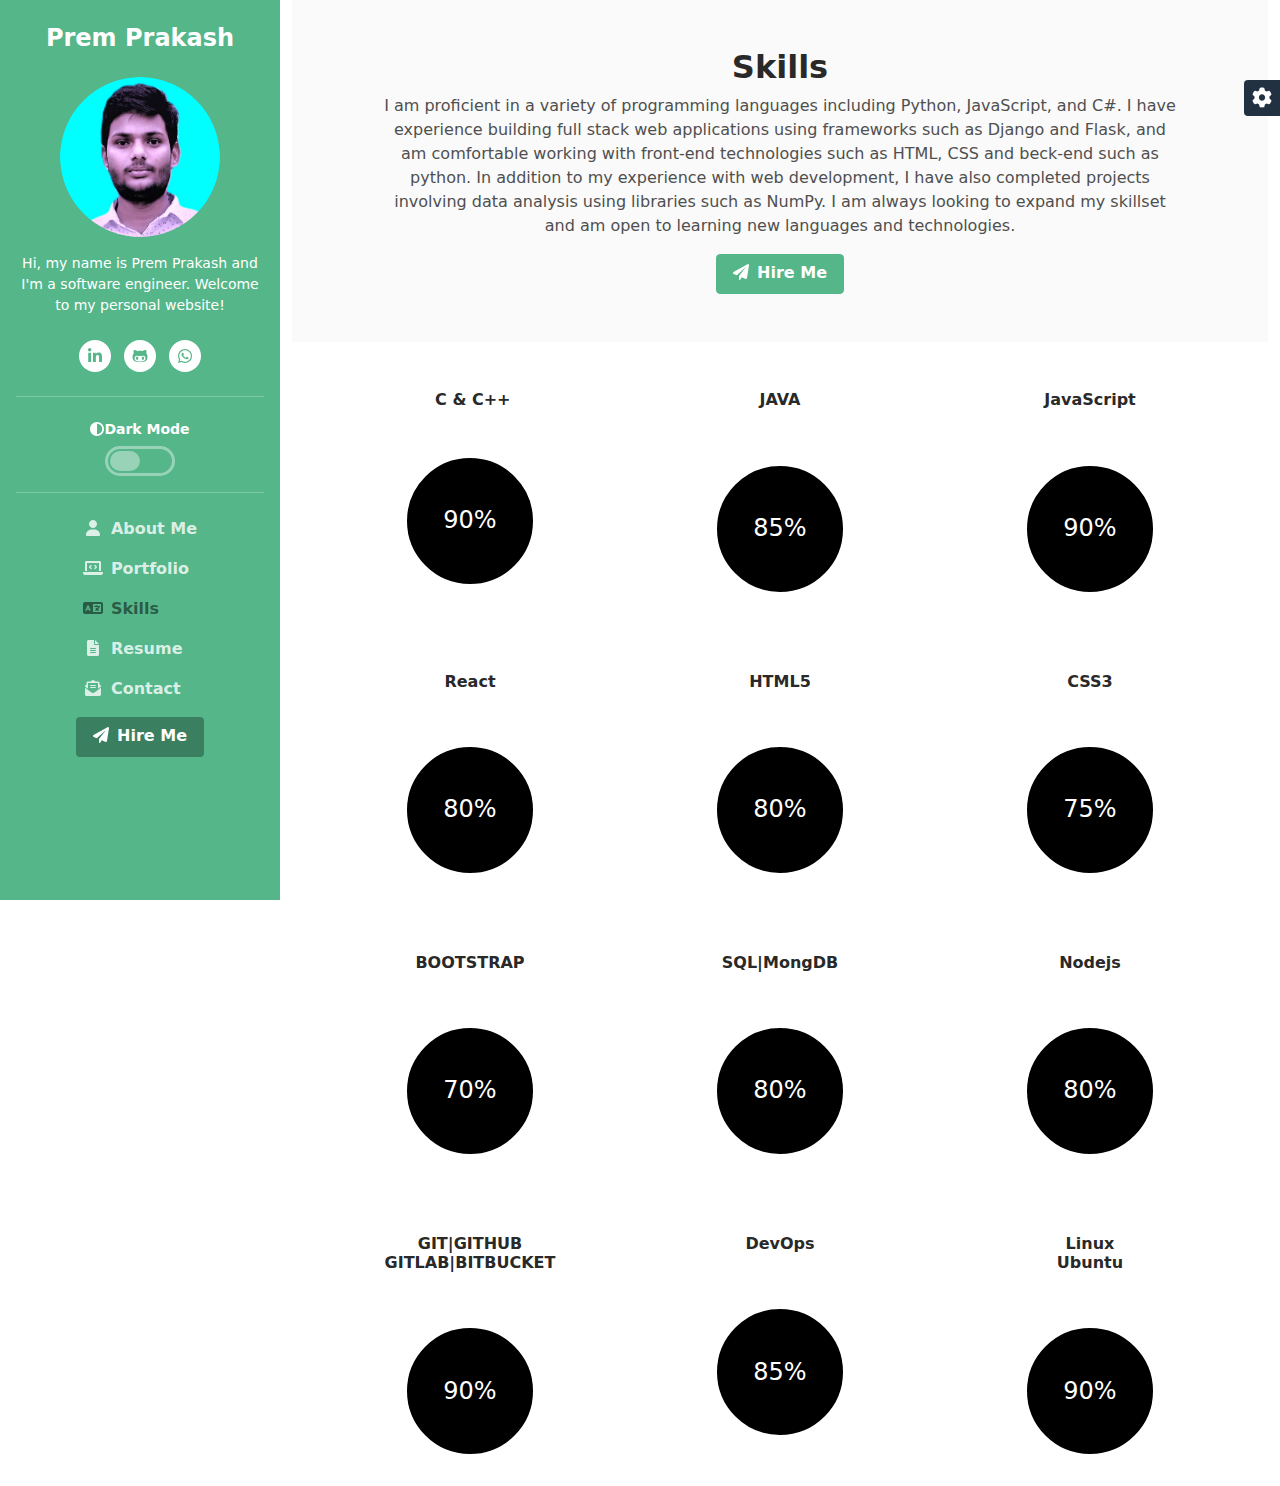
<file: skills.html>
<!DOCTYPE html>
<html lang="en">

<head>
	<title>Prem Prakash</title>

	<!-- Meta -->
	<meta charset="utf-8">
	<meta http-equiv="X-UA-Compatible" content="IE=edge">
	<meta name="viewport" content="width=device-width, initial-scale=1.0">
	<meta name="description" content="">
	<meta name="author" content="">
	<link rel="shortcut icon" href="assets/images/profile.PNG">

	<!-- Google Fonts -->
	<link href="https://fonts.googleapis.com/css?family=Roboto:300,400,500,700" rel="stylesheet">

	<!-- FontAwesome JS -->
	<script defer src="assets/fontawesome/js/all.js"></script>

	<!-- Plugin CSS -->
	<link rel="stylesheet" href="assets/plugins/tiny-slider/tiny-slider.css">

	<!-- Theme CSS -->
	<link id="theme-style" rel="stylesheet" href="assets/css/theme-1.css">
	<link id="" rel="stylesheet" href="assets/css/skill.css">




</head>

<body oncontextmenu="return false;">

	<header class="header text-center">
		<div class="force-overflow">
			<h1 class="blog-name pt-lg-4 mb-0"><a class="no-text-decoration" href="index.html">Prem Prakash</a></h1>

			<nav class="navbar navbar-expand-lg navbar-dark">

				<button class="navbar-toggler" type="button" data-bs-toggle="collapse" data-bs-target="#navigation"
					aria-controls="navigation" aria-expanded="false" aria-label="Toggle navigation">
					<span class="navbar-toggler-icon"></span>
				</button>

				<div id="navigation" class="collapse navbar-collapse flex-column">
					<div class="profile-section pt-3 pt-lg-0">
						<img class="profile-image mb-3 rounded-circle mx-auto" src="assets/images/profile.PNG"
							alt="image">

						<div class="bio mb-3">Hi, my name is Prem Prakash and I'm a software engineer. Welcome to my
							personal website!</div><!--//bio-->
							<ul class="social-list list-inline py-2 mx-auto">
								<!-- <li class="list-inline-item"><a href="#"><i class="fab fa-twitter fa-fw"></i></a>
								</li> -->
								<li class="list-inline-item"><a
										href="https://www.linkedin.com/in/prem-prakash-7bb90125b/"><i
											class="fab fa-linkedin-in fa-fw"></i></a></li>
								<li class="list-inline-item"><a href="https://github.com/premprakashIT"><i
											class="fab fa-github-alt fa-fw"></i></a></li>
								<!-- <li class="list-inline-item"><a href="#"><i
											class="fab fa-stack-overflow fa-fw"></i></a>
								</li> -->
								<li class="list-inline-item"><a href="https://wa.me/919412964984"><i
											class="fa-brands fa-whatsapp"></i></a></li>
								<!-- <li class="list-inline-item"><a href="https://github.com/premprakashIT"><i
											class="fa-brands fa-github"></i></a></li>
								<li class="list-inline-item"><a href=""><i
											class="fa-brands fa-skype"></i></a></li> -->

							</ul><!--//social-list-->

						<div class="dark-mode-toggle">
							<hr class="mb-4">
							<h4 class="toggle-name"><i class="fas fa-adjust"></i>Dark Mode</h4>

							<input class="toggle" id="darkmode" type="checkbox">
							<label class="toggle-btn mx-auto mb-0" for="darkmode"></label>

						</div><!--//dark-mode-toggle-->
						<hr>
					</div><!--//profile-section-->


					<ul class="navbar-nav flex-column text-start">
						<li class="nav-item">
							<a class="nav-link scrollto " href="index.html"><i class="fas fa-user fa-fw me-2"></i>About
								Me<span class="sr-only"></span></a>
						</li>
						<li class="nav-item">
							<a class="nav-link scrollto" href="portfolio.html"><i
									class="fas fa-laptop-code fa-fw me-2"></i>Portfolio</a>
						</li>
						<!-- <li class="nav-item">
							<a class="nav-link scrollto" href="services.html"><i
									class="fas fa-briefcase fa-fw me-2"></i>Services
								&amp; Pricing</a>
						</li> -->
						<li class="nav-item">
							<a class="nav-link scrollto active" href="skills.html"><i
									class="fas fa-language fa-fw me-2"></i>Skills</a>
						</li>
						<li class="nav-item">
							<a class="nav-link scrollto" href="resume.html"><i
									class="fas fa-file-alt fa-fw me-2"></i>Resume</a>
						</li>
						<!-- <li class="nav-item">
							<a class="nav-link scrollto" href="certificates.html"><i
									class="fas fa-certificate fa-fw me-2"></i>certificates</a>
						</li>
						<li class="nav-item">
							<a class="nav-link scrollto" href="blog-home.html"><i
									class="fas fa-blog fa-fw me-2"></i>Blog</a>
						</li> -->
						<li class="nav-item scrollto">
							<a class="nav-link" href="contact.html"><i
									class="fas fa-envelope-open-text fa-fw me-2"></i>Contact</a>
						</li>
						<!-- <li class="nav-item dropdown">
							<a class="nav-link dropdown-toggle" href="#" id="navbarDropdown" role="button"
								data-bs-toggle="dropdown" aria-expanded="false">
								<i class="fas fa-cogs fa-fw me-2"></i>More Pages
							</a>
							<ul class="dropdown-menu" aria-labelledby="navbarDropdown">
								<li><a class="dropdown-item" href="project.html">Project Page</a></li>
								<li><a class="dropdown-item" href="blog-home.html">Blog Home 1</a></li>
								<li><a class="dropdown-item" href="blog-home-alt.html">Blog Home 2</a></li>
								<li><a class="dropdown-item" href="blog-post.html">Blog Post</a></li>
							</ul>
						</li> -->
					</ul>

					<div class="my-2">
						<a class="btn btn-primary" href="contact.html" target="_blank"><i
								class="fas fa-paper-plane me-2"></i>Hire Me</a>
					</div>

				</div>
			</nav>
		</div><!--//force-overflow-->
	</header>

	<div class="main-wrapper">

		<section id="skills" class="skills section-bg">
			<div class="container">
				<section class="cta-section theme-bg-light py-5">
					<div class="container text-center single-col-max-width">
						<h2 class="heading">Skills</h2>
						<div class="intro">
							<p>I am proficient in a variety of programming languages including Python, JavaScript, and
								C#. I
								have
								experience building full stack web applications using frameworks such as Django and
								Flask, and
								am
								comfortable working with front-end technologies such as HTML, CSS and beck-end such as
								python.
								In addition to my experience
								with web development, I have also completed projects involving data analysis using
								libraries such as NumPy. I am always looking to expand my skillset and am open to
								learning
								new languages and technologies.</p>

						</div>
						<a class="btn btn-primary" href="contact.html" target="_blank"><i
								class="fas fa-paper-plane me-2"></i>Hire Me</a>


					</div><!--//container-->
				</section>

				<div class="row d-flex justify-content-center mt-100">

					<div class="col-auto">
						<div class=" rounded-lg p-5 ">
							<h2 class="h6 font-weight-bold text-center mb-3">&nbsp;C & C++</h2>
							<div class="progress blue">
								<span class="progress-left">
									<span class="progress-bar"></span>
								</span>
								<span class="progress-right">
									<span class="progress-bar"></span>
								</span>
								<div class="progress-value">90%</div>
							</div>
						</div>
					</div>
					<div class="col-auto">
						<div class=" rounded-lg p-5 ">
							<h2 class="h6 font-weight-bold text-center mb-4">JAVA</h2>
							<div class="progress powderblue">
								<span class="progress-left">
									<span class="progress-bar"></span>
								</span>
								<span class="progress-right">
									<span class="progress-bar"></span>
								</span>
								<div class="progress-value">85%</div>
							</div>
						</div>
					</div>



					<div class="col-auto">
						<div class=" rounded-lg p-5 ">
							<h2 class="h6 font-weight-bold text-center mb-4">JavaScript</h2>

							<div class="progress steelblue">
								<span class="progress-left">
									<span class="progress-bar"></span>
								</span>
								<span class="progress-right">
									<span class="progress-bar"></span>
								</span>
								<div class="progress-value">90%</div>
							</div>

						</div>
					</div>

					<div class="col-auto">
						<div class=" rounded-lg p-5 ">
							<h2 class="h6 font-weight-bold text-center mb-4">React</h2>
							<div class="progress orange">
								<span class="progress-left">
									<span class="progress-bar"></span>
								</span>
								<span class="progress-right">
									<span class="progress-bar"></span>
								</span>
								<div class="progress-value">80%</div>
							</div>
						</div>
					</div>
					<div class="col-auto">
						<div class=" rounded-lg p-5 ">
							<h2 class="h6 font-weight-bold text-center mb-4">HTML5</h2>
							<div class="progress purple">
								<span class="progress-left">
									<span class="progress-bar"></span>
								</span>
								<span class="progress-right">
									<span class="progress-bar"></span>
								</span>
								<div class="progress-value">80%</div>
							</div>
						</div>
					</div>

					<div class="col-auto">
						<div class=" rounded-lg p-5 ">
							<h2 class="h6 font-weight-bold text-center mb-4">CSS3</h2>
							<div class="progress black">
								<span class="progress-left">
									<span class="progress-bar"></span>
								</span>
								<span class="progress-right">
									<span class="progress-bar"></span>
								</span>
								<div class="progress-value">75%</div>
							</div>
						</div>
					</div>

					<div class="col-auto">
						<div class=" rounded-lg p-5 ">
							<h2 class="h6 font-weight-bold text-center mb-4">BOOTSTRAP</h2>
							<div class="progress gray">
								<span class="progress-left">
									<span class="progress-bar"></span>
								</span>
								<span class="progress-right">
									<span class="progress-bar"></span>
								</span>
								<div class="progress-value">70%</div>
							</div>
						</div>
					</div>

					<div class="col-auto">
						<div class=" rounded-lg p-5 ">
							<h2 class="h6 font-weight-bold text-center mb-4">SQL|MongDB</h2>

							<div class="progress red">
								<span class="progress-left">
									<span class="progress-bar"></span>
								</span>
								<span class="progress-right">
									<span class="progress-bar"></span>
								</span>
								<div class="progress-value">80%</div>
							</div>
						</div>
					</div>

					<div class="col-auto">
						<div class=" rounded-lg p-5 ">
							<h2 class="h6 font-weight-bold text-center mb-4">Nodejs</h2>
							<div class="progress indigo">
								<span class="progress-left">
									<span class="progress-bar"></span>
								</span>
								<span class="progress-right">
									<span class="progress-bar"></span>
								</span>
								<div class="progress-value">80%</div>
							</div>
						</div>
					</div>

					<div class="col-auto">
						<div class=" rounded-lg p-5 ">
							<h2 class="h6 font-weight-bold text-center mb-4">GIT|GITHUB<br>GITLAB|BITBUCKET</h2>
							<div class="progress violet">
								<span class="progress-left">
									<span class="progress-bar"></span>
								</span>
								<span class="progress-right">
									<span class="progress-bar"></span>
								</span>
								<div class="progress-value">90%</div>
							</div>
						</div>
					</div>

					<div class="col-auto">
						<div class=" rounded-lg p-5 ">
							<h2 class="h6 font-weight-bold text-center mb-4">DevOps</h2>
							<div class="progress green">
								<span class="progress-left">
									<span class="progress-bar"></span>
								</span>
								<span class="progress-right">
									<span class="progress-bar"></span>
								</span>
								<div class="progress-value">85%</div>
							</div>
						</div>
					</div>

					<div class="col-auto">
						<div class=" rounded-lg p-5 ">
							<h2 class="h6 font-weight-bold text-center mb-4">Linux<br>Ubuntu</h2>
							<div class="progress pink">
								<span class="progress-left">
									<span class="progress-bar"></span>
								</span>
								<span class="progress-right">
									<span class="progress-bar"></span>
								</span>
								<div class="progress-value">90%</div>
							</div>
						</div>
					</div>



				</div>

			</div>
		</section>







	</div><!--//main-wrapper-->


	<!-- *****CONFIGURE STYLE (REMOVE ON YOUR PRODUCTION SITE)****** -->
	<div id="config-panel" class="config-panel config-panel-hide d-none d-lg-block">
		<div class="panel-inner">
			<a id="config-trigger" class="config-trigger text-center" href="#"><i class="fas fa-cog mx-auto"
					data-fa-transform="down-6"></i></a>
			<h5 class="panel-title">Choose Colour</h5>
			<ul id="color-options" class="list-inline mb-0">
				<li class="theme-1 active list-inline-item"><a data-style="assets/css/theme-1.css" href="#"></a></li>
				<li class="theme-2  list-inline-item"><a data-style="assets/css/theme-2.css" href="#"></a></li>
				<li class="theme-3  list-inline-item"><a data-style="assets/css/theme-3.css" href="#"></a></li>
				<li class="theme-4  list-inline-item"><a data-style="assets/css/theme-4.css" href="#"></a></li>
				<li class="theme-5  list-inline-item"><a data-style="assets/css/theme-5.css" href="#"></a></li>
				<li class="theme-6  list-inline-item"><a data-style="assets/css/theme-6.css" href="#"></a></li>
				<li class="theme-7  list-inline-item"><a data-style="assets/css/theme-7.css" href="#"></a></li>
				<li class="theme-8  list-inline-item"><a data-style="assets/css/theme-8.css" href="#"></a></li>
				<li class="theme-9  list-inline-item"><a data-style="assets/css/theme-9.css" href="#"></a></li>
				<li class="theme-10  list-inline-item"><a data-style="assets/css/theme-10.css" href="#"></a></li>
			</ul>
			<a id="config-close" class="close" href="#"><i class="fa fa-times-circle"></i></a>
		</div><!--//panel-inner-->
	</div><!--//configure-panel-->

	<!-- Javascript -->
	<script src="assets/plugins/popper.min.js"></script>
	<script src="assets/plugins/bootstrap/js/bootstrap.min.js"></script>

	<script>
		let skilsContent = select('.skills-content');
		if (skilsContent) {
			new Waypoint({
				element: skilsContent,
				offset: '80%',
				handler: function (direction) {
					let progress = select('.progress .progress-bar', true);
					progress.forEach((el) => {
						el.style.width = el.getAttribute('aria-valuenow') + '%'
					});
				}
			})
		}
	</script>

	<script src="desable_rightclick.js"></script>

	<script src="assets/plugins/tiny-slider/min/tiny-slider.js"></script>
	<script src="assets/js/testimonials.js"></script>

	<!-- Style Switcher (REMOVE ON YOUR PRODUCTION SITE) -->
	<script src="assets/js/demo/style-switcher.js"></script>

	<!-- Dark Mode -->
	<script src="assets/plugins/js-cookie.min.js"></script>
	<script src="assets/js/dark-mode.js"></script>

</body>

</html>
</file>
<file: assets/plugins/tiny-slider/tiny-slider.css>
.tns-outer {
    padding: 0 !important
}

.tns-outer [hidden] {
    display: none !important
}

.tns-outer [aria-controls],
.tns-outer [data-action] {
    cursor: pointer
}

.tns-slider {
    -webkit-transition: all 0s;
    -moz-transition: all 0s;
    transition: all 0s
}

.tns-slider>.tns-item {
    -webkit-box-sizing: border-box;
    -moz-box-sizing: border-box;
    box-sizing: border-box
}

.tns-horizontal.tns-subpixel {
    white-space: nowrap
}

.tns-horizontal.tns-subpixel>.tns-item {
    display: inline-block;
    vertical-align: top;
    white-space: normal
}

.tns-horizontal.tns-no-subpixel:after {
    content: '';
    display: table;
    clear: both
}

.tns-horizontal.tns-no-subpixel>.tns-item {
    float: left
}

.tns-horizontal.tns-carousel.tns-no-subpixel>.tns-item {
    margin-right: -100%
}

.tns-no-calc {
    position: relative;
    left: 0
}

.tns-gallery {
    position: relative;
    left: 0;
    min-height: 1px
}

.tns-gallery>.tns-item {
    position: absolute;
    left: -100%;
    -webkit-transition: transform 0s, opacity 0s;
    -moz-transition: transform 0s, opacity 0s;
    transition: transform 0s, opacity 0s
}

.tns-gallery>.tns-slide-active {
    position: relative;
    left: auto !important
}

.tns-gallery>.tns-moving {
    -webkit-transition: all 0.25s;
    -moz-transition: all 0.25s;
    transition: all 0.25s
}

.tns-autowidth {
    display: inline-block
}

.tns-lazy-img {
    -webkit-transition: opacity 0.6s;
    -moz-transition: opacity 0.6s;
    transition: opacity 0.6s;
    opacity: 0.6
}

.tns-lazy-img.tns-complete {
    opacity: 1
}

.tns-ah {
    -webkit-transition: height 0s;
    -moz-transition: height 0s;
    transition: height 0s
}

.tns-ovh {
    overflow: hidden
}

.tns-visually-hidden {
    position: absolute;
    left: -10000em
}

.tns-transparent {
    opacity: 0;
    visibility: hidden
}

.tns-fadeIn {
    opacity: 1;
    filter: alpha(opacity=100);
    z-index: 0
}

.tns-normal,
.tns-fadeOut {
    opacity: 0;
    filter: alpha(opacity=0);
    z-index: -1
}

.tns-vpfix {
    white-space: nowrap
}

.tns-vpfix>div,
.tns-vpfix>li {
    display: inline-block
}

.tns-t-subp2 {
    margin: 0 auto;
    width: 310px;
    position: relative;
    height: 10px;
    overflow: hidden
}

.tns-t-ct {
    width: 2333.3333333%;
    width: -webkit-calc(100% * 70 / 3);
    width: -moz-calc(100% * 70 / 3);
    width: calc(100% * 70 / 3);
    position: absolute;
    right: 0
}

.tns-t-ct:after {
    content: '';
    display: table;
    clear: both
}

.tns-t-ct>div {
    width: 1.4285714%;
    width: -webkit-calc(100% / 70);
    width: -moz-calc(100% / 70);
    width: calc(100% / 70);
    height: 10px;
    float: left
}

/*# sourceMappingURL=sourcemaps/tiny-slider.css.map */
</file>
<file: assets/css/skill.css>
.progress {
  width: 150px;
  height: 150px !important;
  float: left;
  line-height: 150px;
  background: none;
  margin: 20px;
  box-shadow: none;
  position: relative;
}

.progress:after {
  content: "";
  width: 100%;
  height: 100%;
  border-radius: 50%;
  border: 12px solid #fff;
  position: absolute;
  top: 0;
  left: 0;
}

.progress>span {
  width: 50%;
  height: 100%;
  overflow: hidden;
  position: absolute;
  top: 0;
  z-index: 1;
}

.progress .progress-left {
  left: 0;
}

.progress .progress-bar {
  width: 100%;
  height: 100%;
  background: none;
  border-width: 12px;
  border-style: solid;
  position: absolute;
  top: 0;
}

.progress .progress-left .progress-bar {
  left: 100%;
  border-top-right-radius: 80px;
  border-bottom-right-radius: 80px;
  border-left: 0;
  -webkit-transform-origin: center left;
  transform-origin: center left;
}

.progress .progress-right {
  right: 0;
}

.progress .progress-right .progress-bar {
  left: -100%;
  border-top-left-radius: 80px;
  border-bottom-left-radius: 80px;
  border-right: 0;
  -webkit-transform-origin: center right;
  transform-origin: center right;
  animation: loading-1 1.8s linear forwards;
}

.progress .progress-value {
  width: 90%;
  height: 90%;
  border-radius: 50%;
  background: #000;
  font-size: 24px;
  color: #fff;
  line-height: 135px;
  text-align: center;
  position: absolute;
  top: 5%;
  left: 5%;
}

.progress.blue .progress-bar {
  border-color: blue;
  /* python    */
}

.progress.blue .progress-left .progress-bar {
  animation: loading-2 1.5s linear forwards 1.8s;
}

.progress.yellow .progress-bar {
  border-color: yellow;
}

.progress.yellow .progress-right .progress-bar {
  animation: loading-3 1.8s linear forwards;
}

.progress.yellow .progress-left .progress-bar {
  animation: none;
}

.progress.steelblue .progress-bar {
  border-color: steelblue;
  /* odoo*/
}

.progress.steelblue .progress-left .progress-bar {
  animation: loading-4 1.5s linear forwards 1.8s;
}

/* Django*/
/* .progress.orange .progress-bar {
  border-color: orange;                                         
}
.progress.orange .progress-left .progress-bar {
  animation: loading-5 1.5s linear forwards 1.8s;
} */
/* .progress.orange .progress-bar {
  border-color: orange;
}
.progress.orange .progress-left .progress-bar {
  animation: loading-6 1.5s linear forwards 1.8s;
} */
.progress.orange .progress-bar {
  border-color: orange;
}

.progress.orange .progress-left .progress-bar {
  animation: loading-7 1.5s linear forwards 1.8s;
}

.progress.purple .progress-bar {
  border-color: purple;
  /*HTML     */
}

.progress.purple .progress-left .progress-bar {
  animation: loading-8 1.5s linear forwards 1.8s;
}

.progress.black .progress-bar {
  border-color: #D67553;
  /*CSS     */
}

.progress.black .progress-left .progress-bar {
  animation: loading-9 1.5s linear forwards 1.8s;
}

.progress.gray .progress-bar {
  border-color: gray;
  /*bootstrap     */
}

.progress.gray .progress-left .progress-bar {
  animation: loading-10 1.5s linear forwards 1.8s;
}

.progress.red .progress-bar {
  border-color: #60100B;
  /*SQL     */
}

.progress.red .progress-left .progress-bar {
  animation: loading-11 1.5s linear forwards 1.8s;
}

.progress.indigo .progress-bar {
  border-color: indigo;
  /*Figma     */
}

.progress.indigo .progress-left .progress-bar {
  animation: loading-12 1.5s linear forwards 1.8s;
}

.progress.violet .progress-bar {
  border-color: violet;
  /*Github     */
}

.progress.violet .progress-left .progress-bar {
  animation: loading-13 1.5s linear forwards 1.8s;
}

.progress.powderblue .progress-bar {
  border-color: powderblue;
  /*javascript    */
}

.progress.powderblue .progress-left .progress-bar {
  animation: loading-11 1.5s linear forwards 1.8s;
}

.progress.green .progress-bar {
  border-color:  #828bdf;
  /*office 365    */
}

.progress.green .progress-left .progress-bar {
  animation: loading-4 1.5s linear forwards 1.8s;
}


.progress.pink .progress-bar {
  border-color: pink;
  /*Microsoft    */
}

.progress.pink .progress-left .progress-bar {
  animation: loading-4 1.5s linear forwards 1.8s;
}



@keyframes loading-1 {
  0% {
    -webkit-transform: rotate(0deg);
    transform: rotate(0deg);
  }

  100% {
    -webkit-transform: rotate(180deg);
    transform: rotate(180deg);
  }
}

@keyframes loading-2 {
  0% {
    -webkit-transform: rotate(0deg);
    transform: rotate(0deg);
  }

  100% {
    -webkit-transform: rotate(180deg);
    transform: rotate(180deg);
  }
}

@keyframes loading-3 {
  0% {
    -webkit-transform: rotate(0deg);
    transform: rotate(0deg);
  }

  100% {
    -webkit-transform: rotate(144deg);
    transform: rotate(144deg);
  }
}

@keyframes loading-4 {
  0% {
    -webkit-transform: rotate(0deg);
    transform: rotate(0deg);
  }

  100% {
    -webkit-transform: rotate(162deg);
    transform: rotate(162deg);
  }
}

/* @keyframes loading-5 {
  0% {
    -webkit-transform: rotate(0deg);
    transform: rotate(0deg);
  }
  100% {
    -webkit-transform: rotate(162deg);
    transform: rotate(162deg);
  }
} */
/* @keyframes loading-6 {
  0% {
    -webkit-transform: rotate(0deg);
    transform: rotate(0deg);
  }
  100% {
    -webkit-transform: rotate(162deg);
    transform: rotate(162deg);
  }
} */
@keyframes loading-7 {
  0% {
    -webkit-transform: rotate(0deg);
    transform: rotate(0deg);
  }

  100% {
    -webkit-transform: rotate(162deg);
    transform: rotate(162deg);
  }
}

@keyframes loading-8 {
  0% {
    -webkit-transform: rotate(0deg);
    transform: rotate(0deg);
  }

  100% {
    -webkit-transform: rotate(121.5deg);
    transform: rotate(121.5deg);
  }
}

@keyframes loading-9 {
  0% {
    -webkit-transform: rotate(0deg);
    transform: rotate(0deg);
  }

  100% {
    -webkit-transform: rotate(121.5deg);
    transform: rotate(121.5deg);
  }
}

@keyframes loading-10 {
  0% {
    -webkit-transform: rotate(0deg);
    transform: rotate(0deg);
  }

  100% {
    -webkit-transform: rotate(90deg);
    transform: rotate(90deg);
  }
}

@keyframes loading-11 {
  0% {
    -webkit-transform: rotate(0deg);
    transform: rotate(0deg);
  }

  100% {
    -webkit-transform: rotate(144deg);
    transform: rotate(144deg);
  }
}

@keyframes loading-12 {
  0% {
    -webkit-transform: rotate(0deg);
    transform: rotate(0deg);
  }

  100% {
    -webkit-transform: rotate(162deg);
    transform: rotate(162deg);
  }
}

@keyframes loading-13 {
  0% {
    -webkit-transform: rotate(0deg);
    transform: rotate(0deg);
  }

  100% {
    -webkit-transform: rotate(162deg);
    transform: rotate(162deg);
  }
}

@keyframes loading-15 {
  0% {
    -webkit-transform: rotate(0deg);
    transform: rotate(0deg);
  }

  100% {
    -webkit-transform: rotate(144deg);
    transform: rotate(144deg);
  }
}

@keyframes loading-15 {
  0% {
    -webkit-transform: rotate(0deg);
    transform: rotate(0deg);
  }

  100% {
    -webkit-transform: rotate(144deg);
    transform: rotate(144deg);
  }
}

/* @keyframes loading-16 {
  0% {
    -webkit-transform: rotate(0deg);
    transform: rotate(0deg);
  }

  100% {
    -webkit-transform: rotate(162deg);
    transform: rotate(162deg);
  }
} */
</file>
